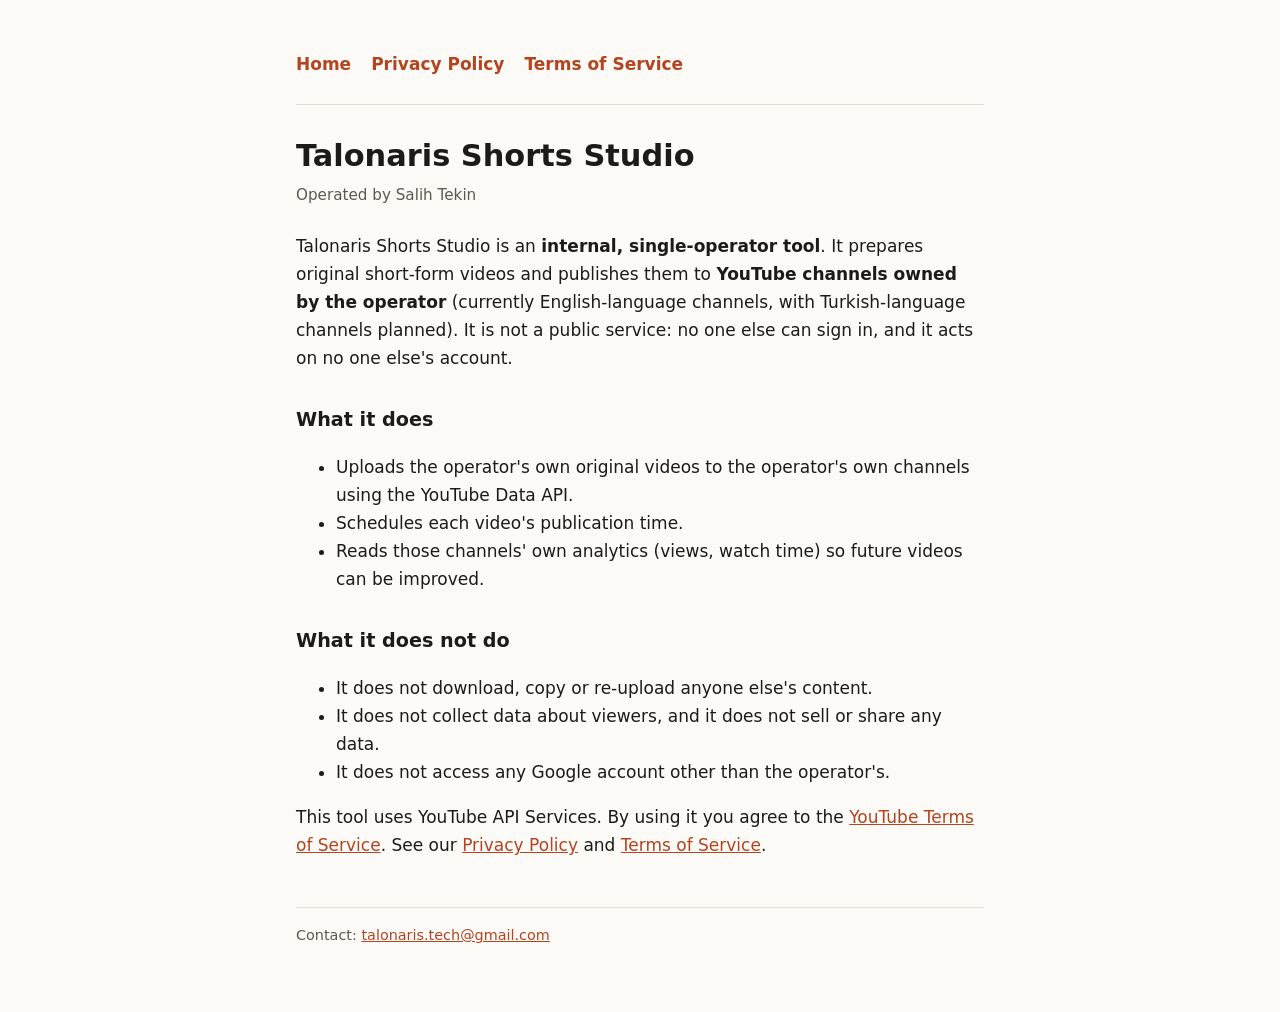
<file: index.html>
<!doctype html>
<html lang="en">
<head>
<meta charset="utf-8">
<meta name="viewport" content="width=device-width,initial-scale=1">
<title>Talonaris Shorts Studio</title>
<meta name="description" content="An internal, single-operator tool that publishes original short-form videos to the operator's own YouTube channels.">
<link rel="stylesheet" href="style.css">
</head>
<body>
<main>
<nav aria-label="Site"><a href="./">Home</a><a href="privacy.html">Privacy Policy</a><a href="terms.html">Terms of Service</a></nav>

<h1>Talonaris Shorts Studio</h1>
<p class="meta">Operated by Salih Tekin</p>

<p>Talonaris Shorts Studio is an <strong>internal, single-operator tool</strong>. It prepares original short-form videos and publishes them to <strong>YouTube channels owned by the operator</strong> (currently English-language channels, with Turkish-language channels planned). It is not a public service: no one else can sign in, and it acts on no one else's account.</p>

<h2>What it does</h2>
<ul>
<li>Uploads the operator's own original videos to the operator's own channels using the YouTube Data API.</li>
<li>Schedules each video's publication time.</li>
<li>Reads those channels' own analytics (views, watch time) so future videos can be improved.</li>
</ul>

<h2>What it does not do</h2>
<ul>
<li>It does not download, copy or re-upload anyone else's content.</li>
<li>It does not collect data about viewers, and it does not sell or share any data.</li>
<li>It does not access any Google account other than the operator's.</li>
</ul>

<p>This tool uses YouTube API Services. By using it you agree to the <a href="https://www.youtube.com/t/terms">YouTube Terms of Service</a>. See our <a href="privacy.html">Privacy Policy</a> and <a href="terms.html">Terms of Service</a>.</p>

<footer>Contact: <a href="mailto:talonaris.tech@gmail.com">talonaris.tech@gmail.com</a></footer>
</main>
</body>
</html>
</file>
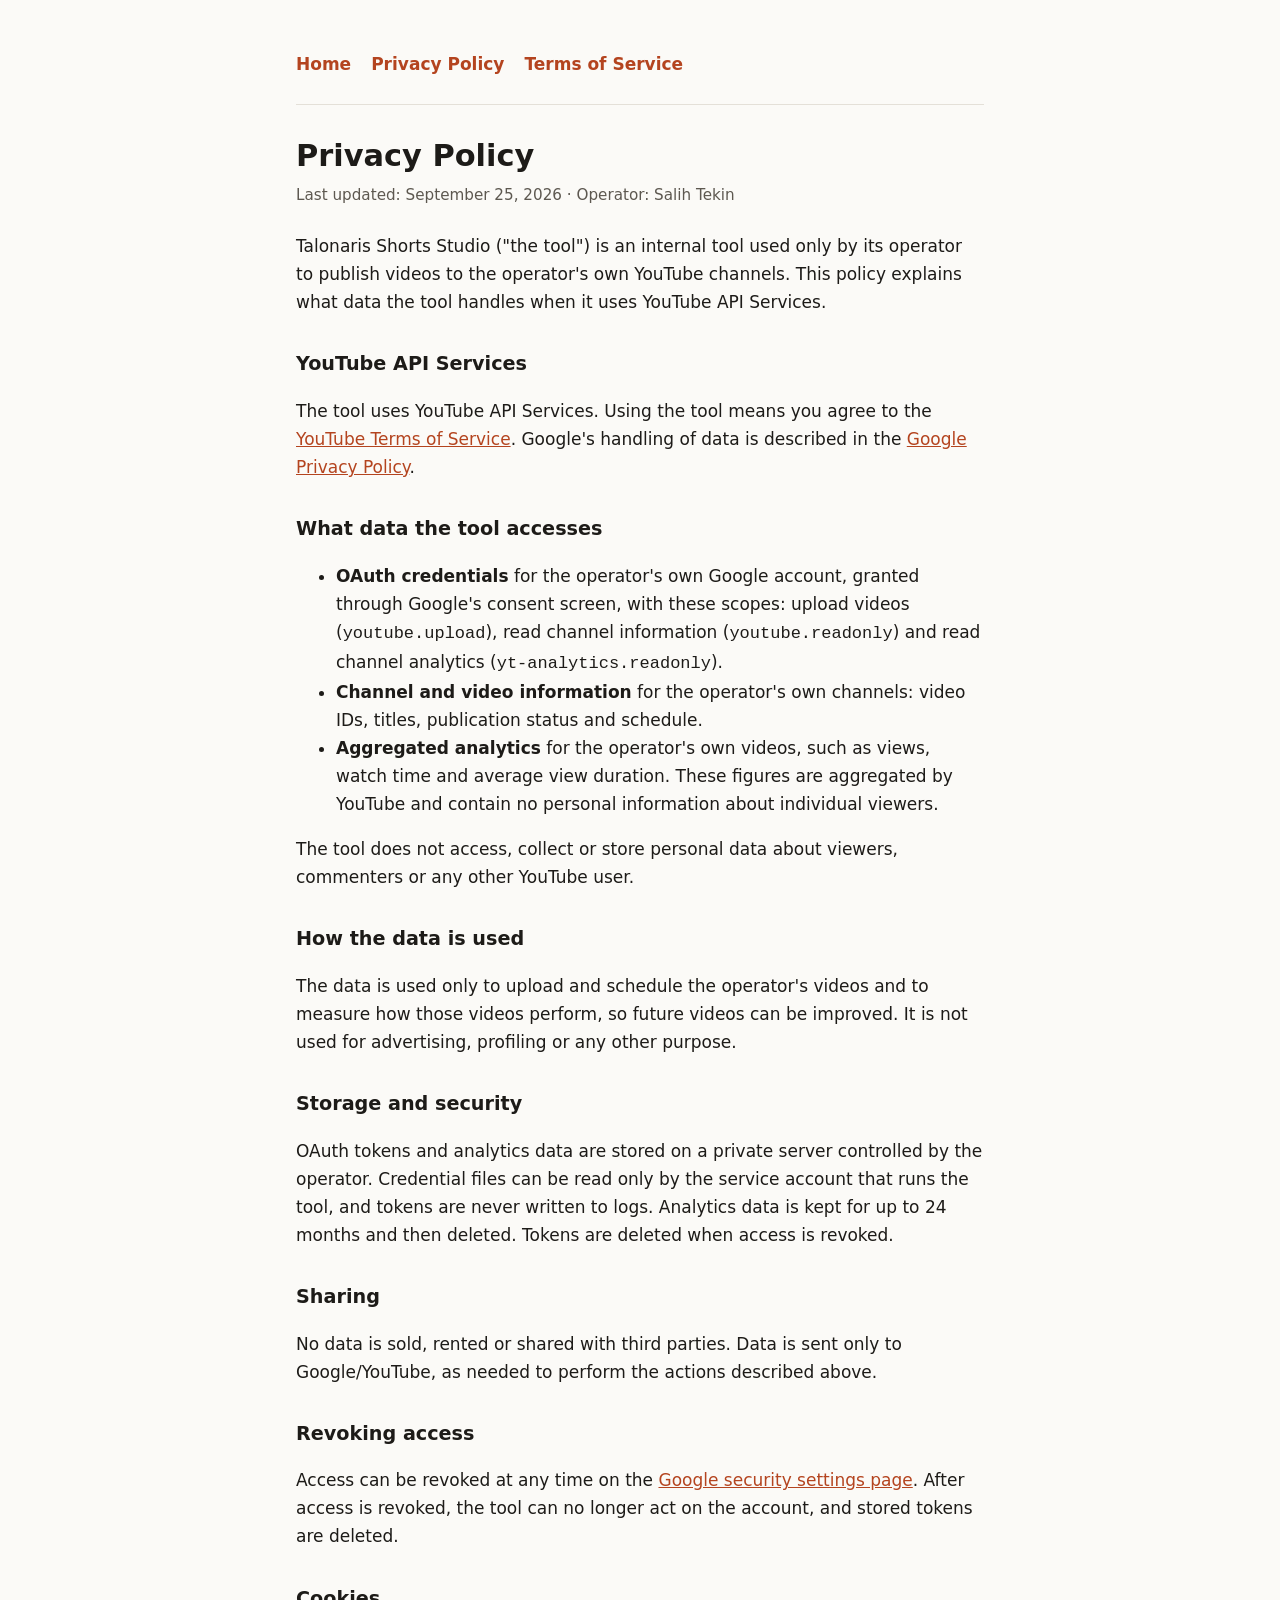
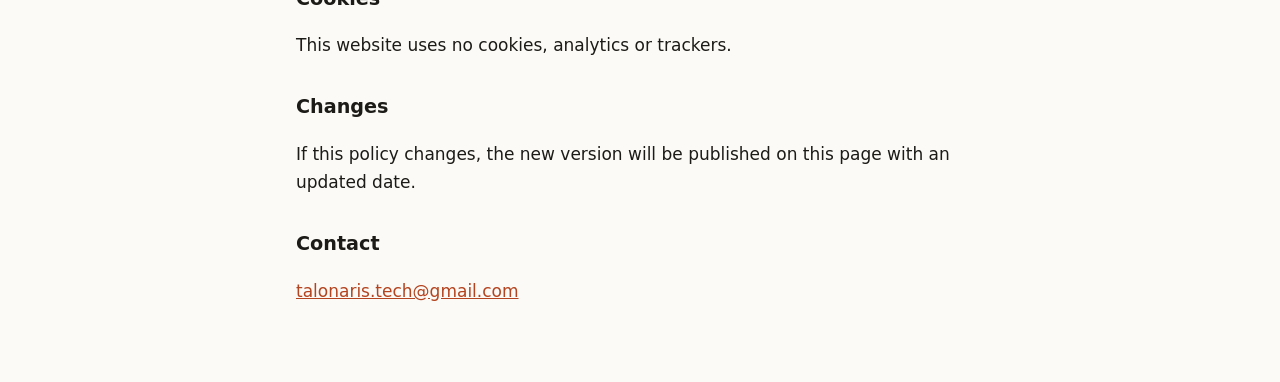
<file: privacy.html>
<!doctype html>
<html lang="en">
<head>
<meta charset="utf-8">
<meta name="viewport" content="width=device-width,initial-scale=1">
<title>Privacy Policy — Talonaris Shorts Studio</title>
<meta name="description" content="Privacy Policy for Talonaris Shorts Studio.">
<link rel="stylesheet" href="style.css">
</head>
<body>
<main>
<nav aria-label="Site"><a href="./">Home</a><a href="privacy.html">Privacy Policy</a><a href="terms.html">Terms of Service</a></nav>

<h1>Privacy Policy</h1>
<p class="meta">Last updated: September 25, 2026 · Operator: Salih Tekin</p>

<p>Talonaris Shorts Studio ("the tool") is an internal tool used only by its operator to publish videos to the operator's own YouTube channels. This policy explains what data the tool handles when it uses YouTube API Services.</p>

<h2>YouTube API Services</h2>
<p>The tool uses YouTube API Services. Using the tool means you agree to the <a href="https://www.youtube.com/t/terms">YouTube Terms of Service</a>. Google's handling of data is described in the <a href="https://policies.google.com/privacy">Google Privacy Policy</a>.</p>

<h2>What data the tool accesses</h2>
<ul>
<li><strong>OAuth credentials</strong> for the operator's own Google account, granted through Google's consent screen, with these scopes: upload videos (<code>youtube.upload</code>), read channel information (<code>youtube.readonly</code>) and read channel analytics (<code>yt-analytics.readonly</code>).</li>
<li><strong>Channel and video information</strong> for the operator's own channels: video IDs, titles, publication status and schedule.</li>
<li><strong>Aggregated analytics</strong> for the operator's own videos, such as views, watch time and average view duration. These figures are aggregated by YouTube and contain no personal information about individual viewers.</li>
</ul>
<p>The tool does not access, collect or store personal data about viewers, commenters or any other YouTube user.</p>

<h2>How the data is used</h2>
<p>The data is used only to upload and schedule the operator's videos and to measure how those videos perform, so future videos can be improved. It is not used for advertising, profiling or any other purpose.</p>

<h2>Storage and security</h2>
<p>OAuth tokens and analytics data are stored on a private server controlled by the operator. Credential files can be read only by the service account that runs the tool, and tokens are never written to logs. Analytics data is kept for up to 24 months and then deleted. Tokens are deleted when access is revoked.</p>

<h2>Sharing</h2>
<p>No data is sold, rented or shared with third parties. Data is sent only to Google/YouTube, as needed to perform the actions described above.</p>

<h2>Revoking access</h2>
<p>Access can be revoked at any time on the <a href="https://security.google.com/settings/security/permissions">Google security settings page</a>. After access is revoked, the tool can no longer act on the account, and stored tokens are deleted.</p>

<h2>Cookies</h2>
<p>This website uses no cookies, analytics or trackers.</p>

<h2>Changes</h2>
<p>If this policy changes, the new version will be published on this page with an updated date.</p>

<h2>Contact</h2>
<p><a href="mailto:talonaris.tech@gmail.com">talonaris.tech@gmail.com</a></p>
</main>
</body>
</html>
</file>
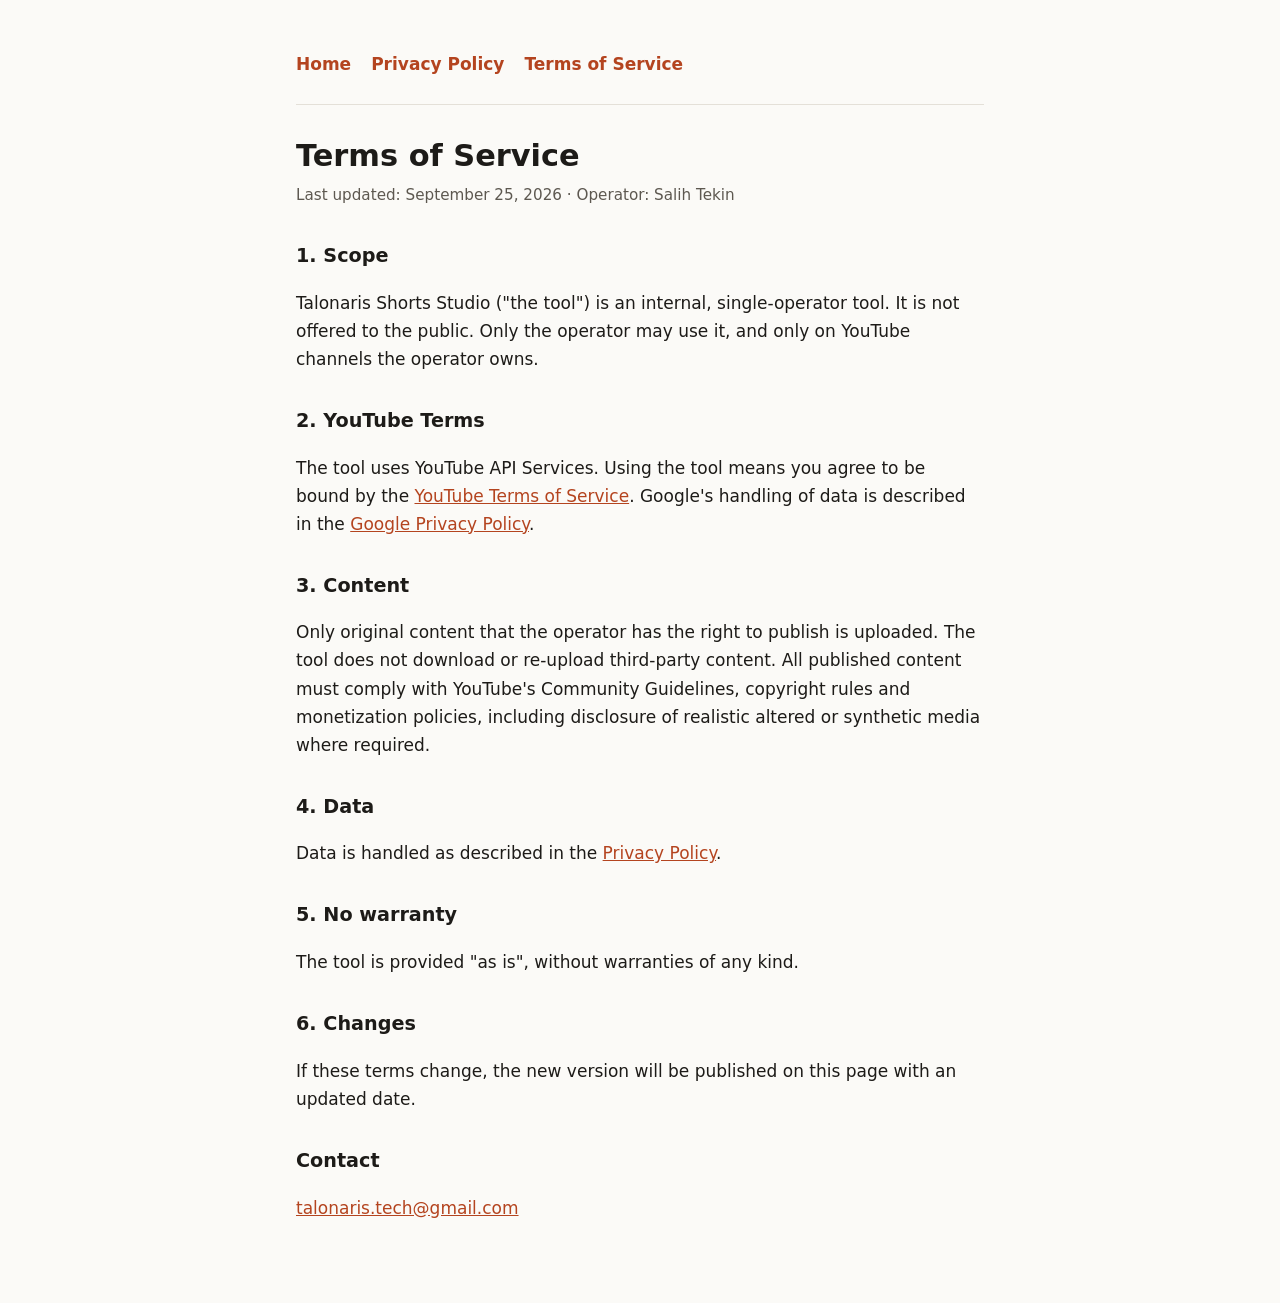
<file: terms.html>
<!doctype html>
<html lang="en">
<head>
<meta charset="utf-8">
<meta name="viewport" content="width=device-width,initial-scale=1">
<title>Terms of Service — Talonaris Shorts Studio</title>
<meta name="description" content="Terms of Service for Talonaris Shorts Studio.">
<link rel="stylesheet" href="style.css">
</head>
<body>
<main>
<nav aria-label="Site"><a href="./">Home</a><a href="privacy.html">Privacy Policy</a><a href="terms.html">Terms of Service</a></nav>

<h1>Terms of Service</h1>
<p class="meta">Last updated: September 25, 2026 · Operator: Salih Tekin</p>

<h2>1. Scope</h2>
<p>Talonaris Shorts Studio ("the tool") is an internal, single-operator tool. It is not offered to the public. Only the operator may use it, and only on YouTube channels the operator owns.</p>

<h2>2. YouTube Terms</h2>
<p>The tool uses YouTube API Services. Using the tool means you agree to be bound by the <a href="https://www.youtube.com/t/terms">YouTube Terms of Service</a>. Google's handling of data is described in the <a href="https://policies.google.com/privacy">Google Privacy Policy</a>.</p>

<h2>3. Content</h2>
<p>Only original content that the operator has the right to publish is uploaded. The tool does not download or re-upload third-party content. All published content must comply with YouTube's Community Guidelines, copyright rules and monetization policies, including disclosure of realistic altered or synthetic media where required.</p>

<h2>4. Data</h2>
<p>Data is handled as described in the <a href="privacy.html">Privacy Policy</a>.</p>

<h2>5. No warranty</h2>
<p>The tool is provided "as is", without warranties of any kind.</p>

<h2>6. Changes</h2>
<p>If these terms change, the new version will be published on this page with an updated date.</p>

<h2>Contact</h2>
<p><a href="mailto:talonaris.tech@gmail.com">talonaris.tech@gmail.com</a></p>
</main>
</body>
</html>
</file>
<file: style.css>
:root{--bg:#fbfaf7;--fg:#1d1b18;--muted:#5d5850;--line:#e4e0d8;--accent:#b4441f}
@media (prefers-color-scheme:dark){:root{--bg:#141311;--fg:#ece8e1;--muted:#a39d93;--line:#2c2a26;--accent:#ff8a5c}}
*{box-sizing:border-box}
body{margin:0;background:var(--bg);color:var(--fg);font:17px/1.65 system-ui,-apple-system,"Segoe UI",sans-serif}
main{max-width:720px;margin:0 auto;padding:40px 16px 64px}
nav{display:flex;gap:20px;flex-wrap:wrap;padding-bottom:16px;border-bottom:1px solid var(--line);margin-bottom:32px}
a{color:var(--accent)}
nav a{text-decoration:none;font-weight:600;padding:10px 0;display:inline-block}
nav a:focus-visible,a:focus-visible{outline:2px solid var(--accent);outline-offset:3px}
h1{font-size:1.9rem;line-height:1.25;margin:0 0 8px}
h2{font-size:1.2rem;margin:32px 0 8px}
.meta{color:var(--muted);font-size:.95rem;margin:0 0 24px}
footer{margin-top:48px;padding-top:16px;border-top:1px solid var(--line);color:var(--muted);font-size:.9rem}
</file>
